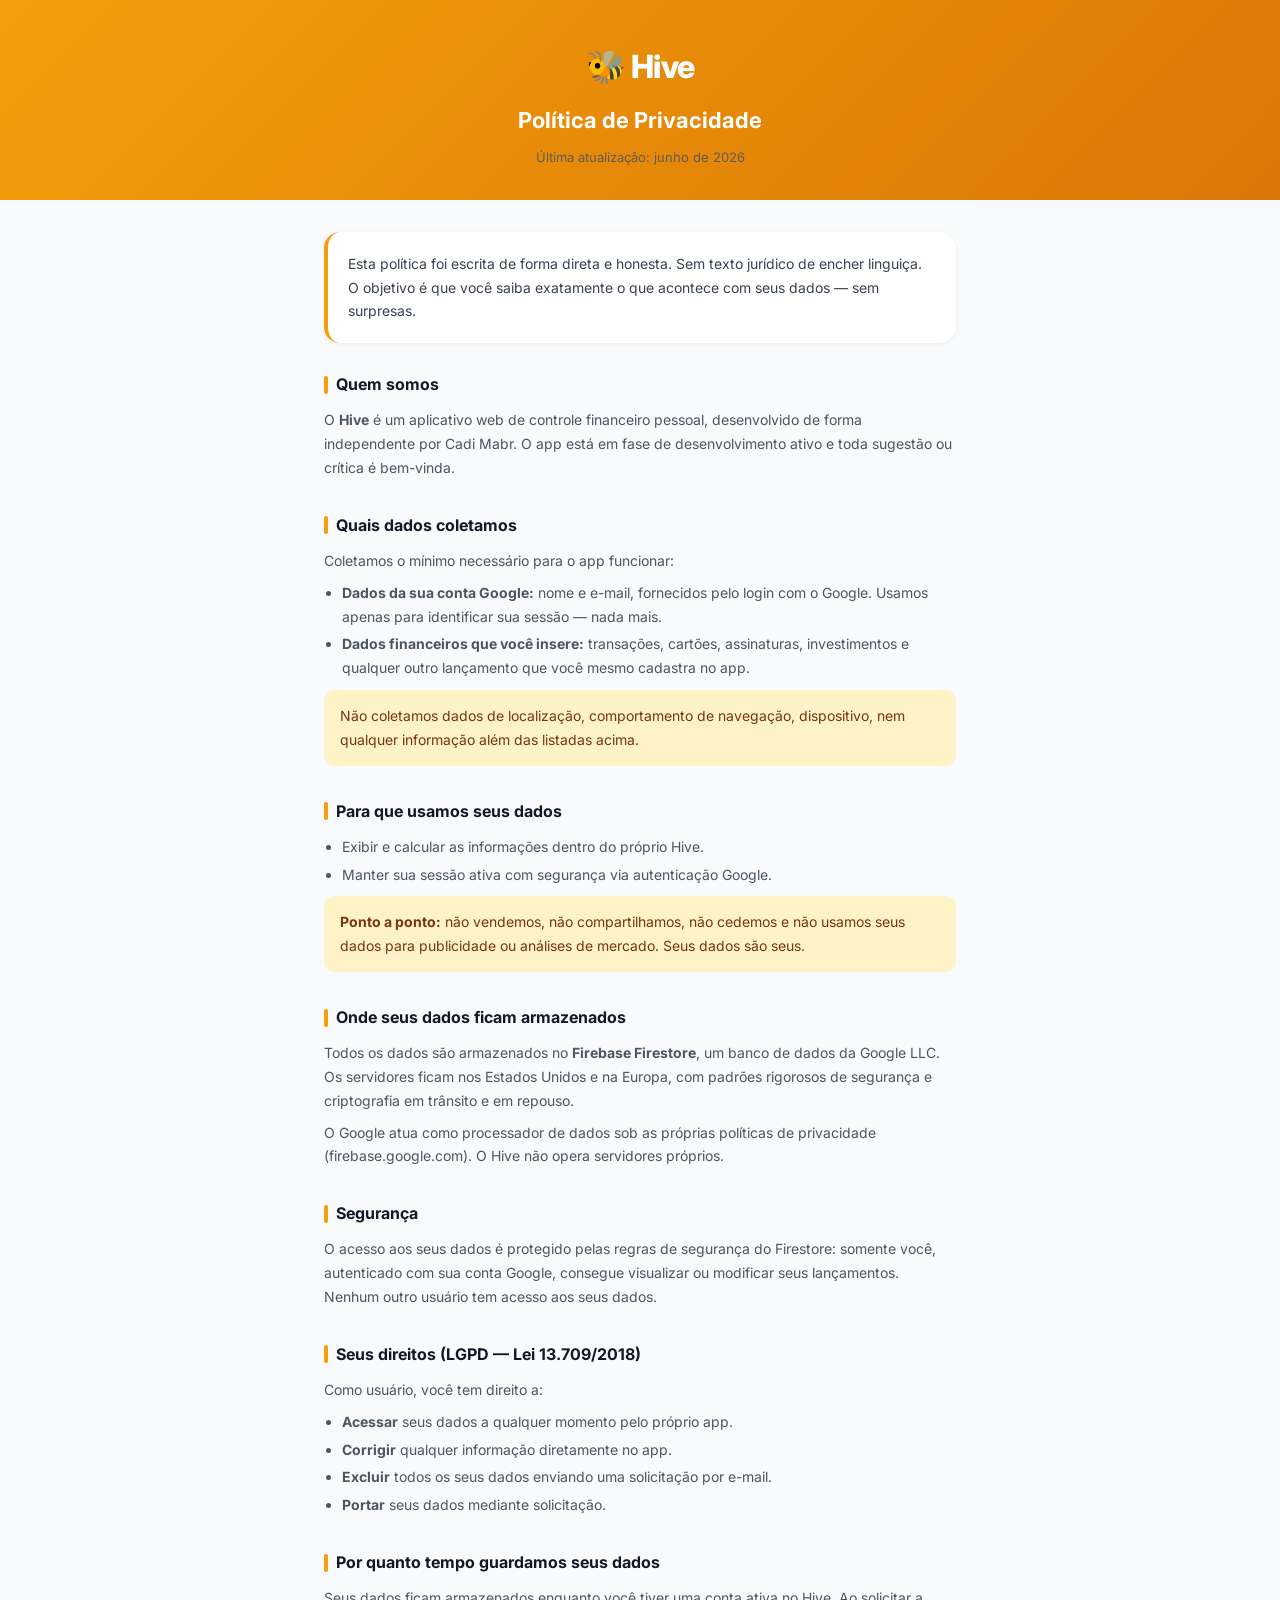
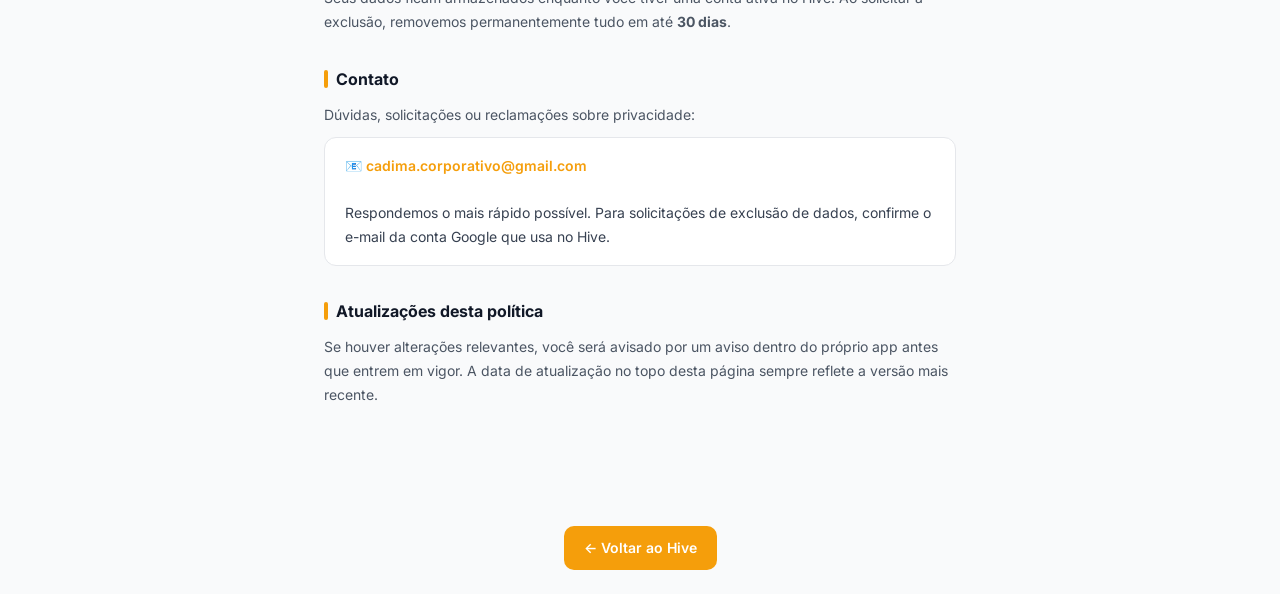
<file: privacy.html>
<!DOCTYPE html>
<html lang="pt-BR">
<head>
  <meta charset="UTF-8">
  <meta name="viewport" content="width=device-width, initial-scale=1.0">
  <title>Política de Privacidade — Hive</title>
  <link rel="preconnect" href="https://fonts.googleapis.com">
  <link href="https://fonts.googleapis.com/css2?family=Inter:wght@400;500;600;700;800&display=swap" rel="stylesheet">
  <style>
    *, *::before, *::after { box-sizing: border-box; margin: 0; padding: 0; }

    body {
      font-family: 'Inter', -apple-system, BlinkMacSystemFont, sans-serif;
      background: #f9fafb;
      color: #111827;
      line-height: 1.7;
      -webkit-font-smoothing: antialiased;
    }

    header {
      background: linear-gradient(135deg, #f59e0b, #d97706);
      color: white;
      padding: 40px 24px 32px;
      text-align: center;
    }

    .logo {
      font-size: 32px;
      font-weight: 800;
      letter-spacing: -0.5px;
      margin-bottom: 8px;
    }

    header h1 {
      font-size: 22px;
      font-weight: 700;
      margin-bottom: 6px;
    }

    header p {
      font-size: 13px;
      opacity: 0.85;
    }

    main {
      max-width: 680px;
      margin: 0 auto;
      padding: 32px 24px 64px;
    }

    .intro {
      background: white;
      border-radius: 16px;
      padding: 20px;
      margin-bottom: 28px;
      border-left: 4px solid #f59e0b;
      font-size: 14px;
      color: #374151;
      box-shadow: 0 1px 4px rgba(0,0,0,0.06);
    }

    section {
      margin-bottom: 32px;
    }

    h2 {
      font-size: 16px;
      font-weight: 700;
      color: #111827;
      margin-bottom: 10px;
      display: flex;
      align-items: center;
      gap: 8px;
    }

    h2::before {
      content: '';
      display: inline-block;
      width: 4px;
      height: 18px;
      background: #f59e0b;
      border-radius: 2px;
      flex-shrink: 0;
    }

    p, li {
      font-size: 14px;
      color: #4b5563;
    }

    ul {
      padding-left: 18px;
      margin-top: 8px;
    }

    li { margin-bottom: 4px; }

    .highlight {
      background: #fef3c7;
      border-radius: 10px;
      padding: 14px 16px;
      margin-top: 10px;
    }

    .highlight p, .highlight li {
      color: #78350f;
    }

    .contact-box {
      background: white;
      border-radius: 12px;
      padding: 16px 20px;
      border: 1px solid #e5e7eb;
      margin-top: 10px;
      font-size: 14px;
      color: #374151;
    }

    .contact-box a {
      color: #f59e0b;
      font-weight: 600;
      text-decoration: none;
    }

    footer {
      text-align: center;
      padding: 24px;
    }

    footer a {
      display: inline-flex;
      align-items: center;
      gap: 6px;
      background: #f59e0b;
      color: white;
      text-decoration: none;
      font-size: 14px;
      font-weight: 600;
      padding: 10px 20px;
      border-radius: 10px;
    }

    @media (prefers-color-scheme: dark) {
      body { background: #0f172a; color: #f1f5f9; }
      .intro { background: #1e293b; color: #cbd5e1; border-color: #f59e0b; }
      h2 { color: #f1f5f9; }
      p, li { color: #94a3b8; }
      .contact-box { background: #1e293b; border-color: #334155; color: #cbd5e1; }
    }
  </style>
</head>
<body>

  <header>
    <div class="logo">🐝 Hive</div>
    <h1>Política de Privacidade</h1>
    <p>Última atualização: junho de 2026</p>
  </header>

  <main>
    <div class="intro">
      Esta política foi escrita de forma direta e honesta. Sem texto jurídico de encher linguiça.
      O objetivo é que você saiba exatamente o que acontece com seus dados — sem surpresas.
    </div>

    <section>
      <h2>Quem somos</h2>
      <p>
        O <strong>Hive</strong> é um aplicativo web de controle financeiro pessoal, desenvolvido
        de forma independente por Cadi Mabr. O app está em fase de desenvolvimento ativo e toda
        sugestão ou crítica é bem-vinda.
      </p>
    </section>

    <section>
      <h2>Quais dados coletamos</h2>
      <p>Coletamos o mínimo necessário para o app funcionar:</p>
      <ul>
        <li>
          <strong>Dados da sua conta Google:</strong> nome e e-mail, fornecidos pelo login com o Google.
          Usamos apenas para identificar sua sessão — nada mais.
        </li>
        <li>
          <strong>Dados financeiros que você insere:</strong> transações, cartões, assinaturas,
          investimentos e qualquer outro lançamento que você mesmo cadastra no app.
        </li>
      </ul>
      <div class="highlight">
        <p>Não coletamos dados de localização, comportamento de navegação, dispositivo,
        nem qualquer informação além das listadas acima.</p>
      </div>
    </section>

    <section>
      <h2>Para que usamos seus dados</h2>
      <ul>
        <li>Exibir e calcular as informações dentro do próprio Hive.</li>
        <li>Manter sua sessão ativa com segurança via autenticação Google.</li>
      </ul>
      <div class="highlight">
        <p><strong>Ponto a ponto:</strong> não vendemos, não compartilhamos, não cedemos e não
        usamos seus dados para publicidade ou análises de mercado. Seus dados são seus.</p>
      </div>
    </section>

    <section>
      <h2>Onde seus dados ficam armazenados</h2>
      <p>
        Todos os dados são armazenados no <strong>Firebase Firestore</strong>, um banco de dados
        da Google LLC. Os servidores ficam nos Estados Unidos e na Europa, com padrões rigorosos
        de segurança e criptografia em trânsito e em repouso.
      </p>
      <p style="margin-top: 8px;">
        O Google atua como processador de dados sob as próprias políticas de privacidade
        (firebase.google.com). O Hive não opera servidores próprios.
      </p>
    </section>

    <section>
      <h2>Segurança</h2>
      <p>
        O acesso aos seus dados é protegido pelas regras de segurança do Firestore: somente você,
        autenticado com sua conta Google, consegue visualizar ou modificar seus lançamentos.
        Nenhum outro usuário tem acesso aos seus dados.
      </p>
    </section>

    <section>
      <h2>Seus direitos (LGPD — Lei 13.709/2018)</h2>
      <p>Como usuário, você tem direito a:</p>
      <ul>
        <li><strong>Acessar</strong> seus dados a qualquer momento pelo próprio app.</li>
        <li><strong>Corrigir</strong> qualquer informação diretamente no app.</li>
        <li><strong>Excluir</strong> todos os seus dados enviando uma solicitação por e-mail.</li>
        <li><strong>Portar</strong> seus dados mediante solicitação.</li>
      </ul>
    </section>

    <section>
      <h2>Por quanto tempo guardamos seus dados</h2>
      <p>
        Seus dados ficam armazenados enquanto você tiver uma conta ativa no Hive.
        Ao solicitar a exclusão, removemos permanentemente tudo em até <strong>30 dias</strong>.
      </p>
    </section>

    <section>
      <h2>Contato</h2>
      <p>Dúvidas, solicitações ou reclamações sobre privacidade:</p>
      <div class="contact-box">
        📧 <a href="mailto:cadima.corporativo@gmail.com">cadima.corporativo@gmail.com</a>
        <br><br>
        Respondemos o mais rápido possível. Para solicitações de exclusão de dados, confirme
        o e-mail da conta Google que usa no Hive.
      </div>
    </section>

    <section>
      <h2>Atualizações desta política</h2>
      <p>
        Se houver alterações relevantes, você será avisado por um aviso dentro do próprio app
        antes que entrem em vigor. A data de atualização no topo desta página sempre reflete
        a versão mais recente.
      </p>
    </section>
  </main>

  <footer>
    <a href="/">← Voltar ao Hive</a>
  </footer>

</body>
</html>
</file>
